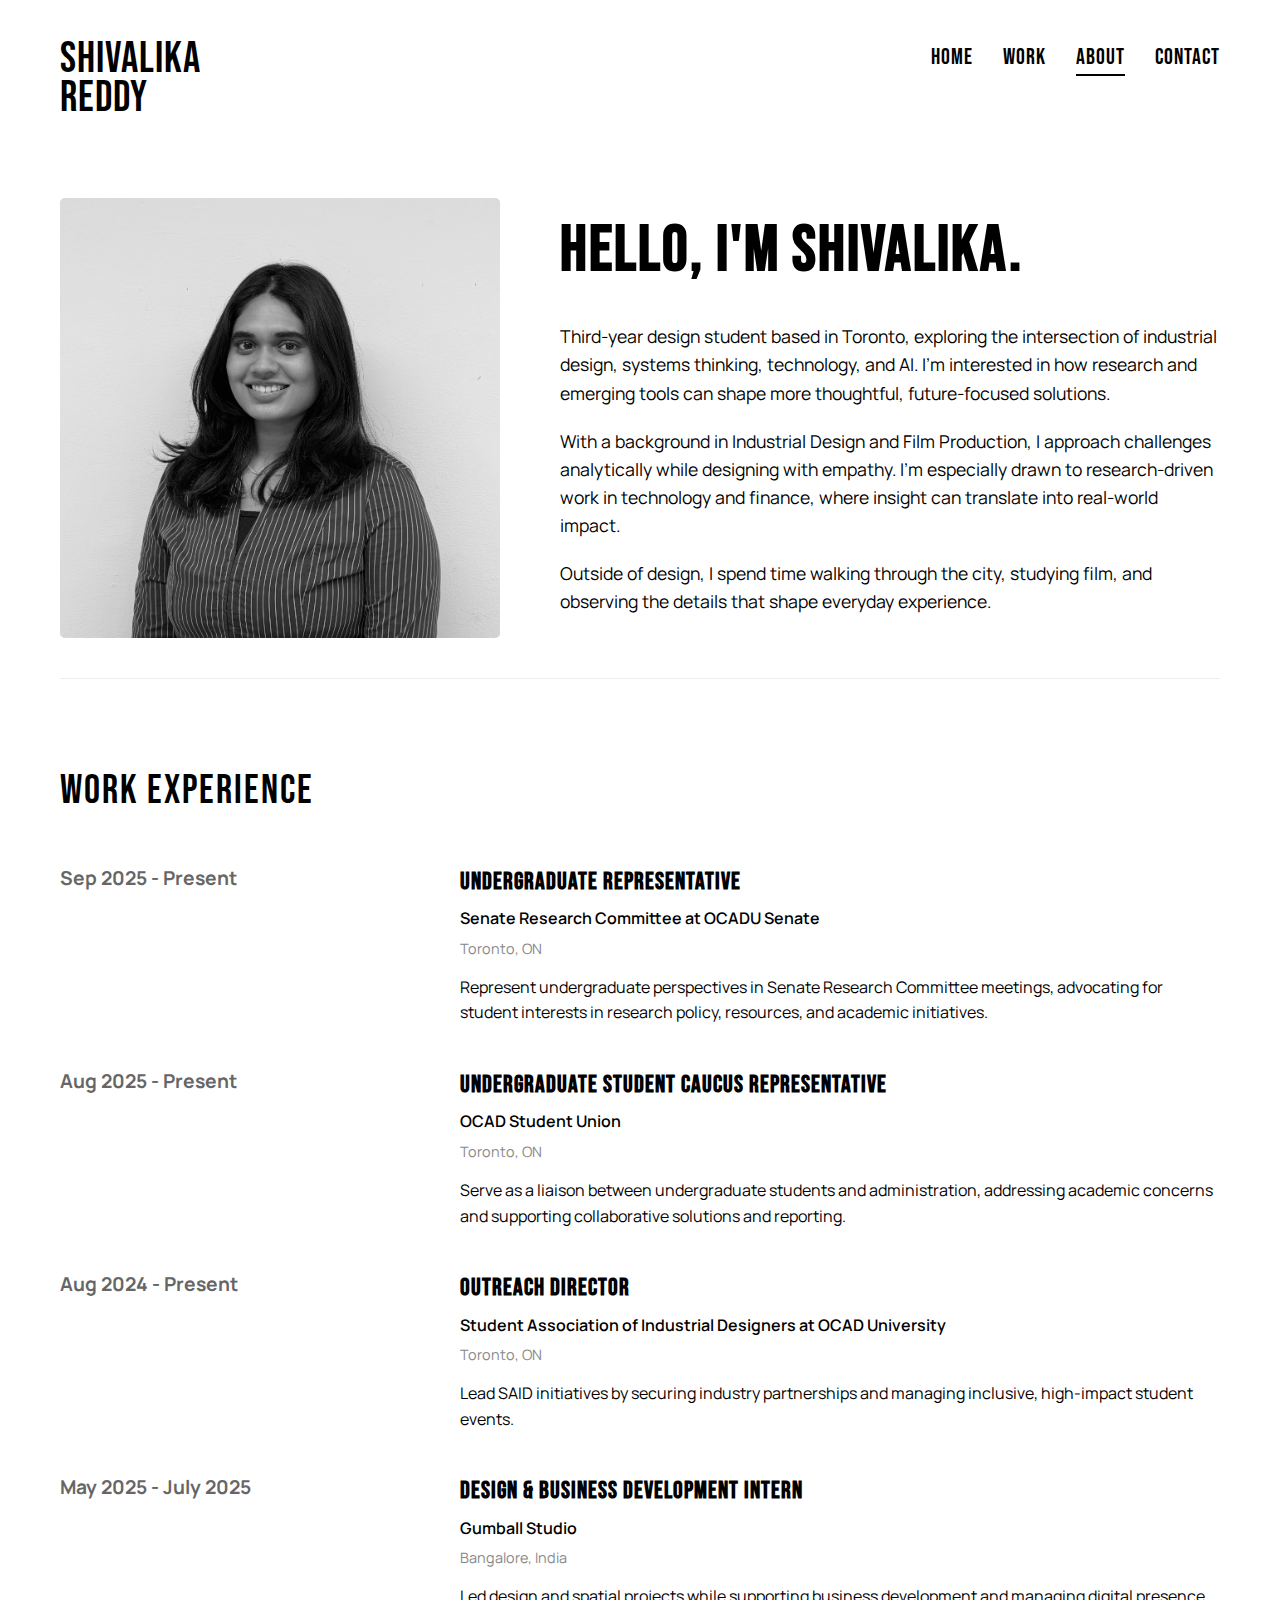
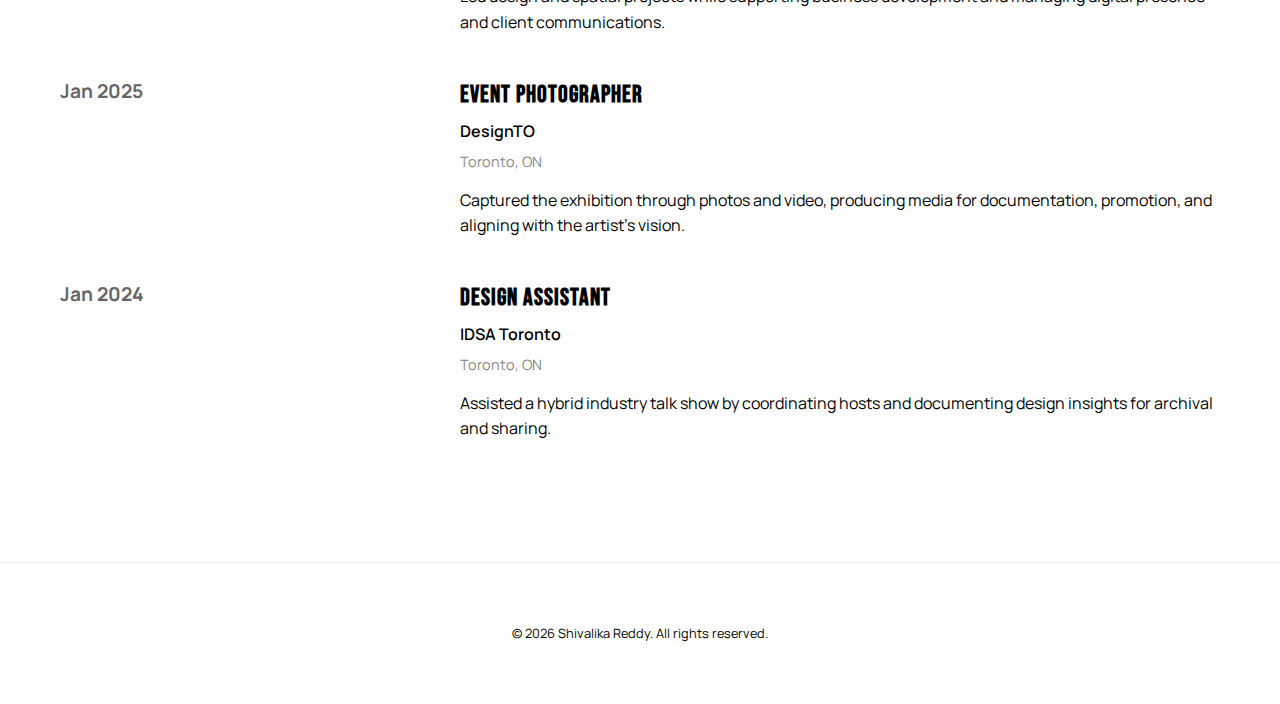
<file: about.html>
<!DOCTYPE html>
<html lang="en">
<head>
    <meta charset="UTF-8">
    <meta name="viewport" content="width=device-width, initial-scale=1.0">
    <title>About | Shivalika Reddy</title>
    <link rel="preconnect" href="https://fonts.googleapis.com">
    <link rel="preconnect" href="https://fonts.gstatic.com" crossorigin>
    <link href="https://fonts.googleapis.com/css2?family=Bebas+Neue&family=Manrope:wght@200..800&display=swap" rel="stylesheet">
    <link rel="stylesheet" href="style.css">
    <style>
        .about-content {
            display: grid;
            grid-template-columns: 1fr 1.5fr;
            gap: 60px;
            padding: 40px 0;
            align-items: center;
        }
        .about-image {
            width: 100%;
            aspect-ratio: 1;
            background-color: #f0f0f0;
            border-radius: 5px;
        }
        .about-text h2 {
            font-size: 4rem;
            margin-bottom: 20px;
            text-transform: uppercase;
            font-family: 'Bebas Neue', cursive;
            letter-spacing: 2px;
        }
        .about-text p {
            font-size: 1.1rem;
            margin-bottom: 20px;
        }

        @media (max-width: 768px) {
            .about-content {
                grid-template-columns: 1fr;
                gap: 30px;
            }
            .about-text h2 {
                font-size: 2.5rem;
            }
            .experience-section h3 {
                font-size: 2rem;
            }
            .experience-item {
                grid-template-columns: 1fr;
                gap: 10px;
            }
            .experience-year {
                font-size: 1rem;
            }
        }

        /* Experience Section */
        .experience-section {
            padding: 80px 0;
            border-top: 1px solid #eee;
        }

        .experience-section h3 {
            font-family: 'Bebas Neue', cursive;
            font-size: 2.5rem;
            margin-bottom: 40px;
            letter-spacing: 2px;
        }

        .experience-item {
            display: grid;
            grid-template-columns: 1fr 2fr;
            gap: 20px;
            margin-bottom: 40px;
        }

        .experience-year {
            font-weight: 700;
            font-size: 1.2rem;
            color: #666;
        }

        .experience-details h4 {
            font-size: 1.5rem;
            margin-bottom: 5px;
            font-family: 'Bebas Neue', cursive;
            letter-spacing: 1px;
        }

        .experience-details .company {
            font-weight: 600;
            color: #000;
            margin-bottom: 5px;
            display: block;
        }

        .experience-details .location {
            font-size: 0.9rem;
            color: #888;
            margin-bottom: 15px;
            display: block;
        }

        /* CV Section */
        .cv-section {
            padding-bottom: 80px;
        }

        .cv-download-btn {
            display: inline-flex;
            align-items: center;
            background-color: #000;
            color: #fff;
            padding: 12px 24px;
            text-transform: uppercase;
            font-family: 'Bebas Neue', cursive;
            font-size: 1.1rem;
            letter-spacing: 1px;
            transition: opacity 0.3s;
        }

        .cv-download-btn:hover {
            opacity: 0.8;
            color: #fff;
        }

        .cv-download-btn span {
            margin-right: 15px;
        }
    </style>
</head>
<body>
    <header>
        <div class="logo">
            <a href="index.html">
                <h1>SHIVALIKA<br>REDDY</h1>
            </a>
        </div>
        <nav>
            <ul>
                <li><a href="index.html">Home</a></li>
                <li><a href="work.html">Work</a></li>
                <li><a href="about.html">About</a></li>
                <li><a href="contact.html">Contact</a></li>
            </ul>
        </nav>
    </header>

    <main class="container">
        <section class="about-content">
            <div class="about-image">
                <img src="Assets/HeadshotImage.jpg" alt="Shivalika Reddy" style="width: 100%; height: 100%; object-fit: cover; border-radius: 5px;">
            </div>
            <div class="about-text">
                <h2>Hello, I'm Shivalika.</h2>
                <p>Third-year design student based in Toronto, exploring the intersection of industrial design, systems thinking, technology, and AI. I’m interested in how research and emerging tools can shape more thoughtful, future-focused solutions.</p>
                <p>With a background in Industrial Design and Film Production, I approach challenges analytically while designing with empathy. I’m especially drawn to research-driven work in technology and finance, where insight can translate into real-world impact.</p>
                <p>Outside of design, I spend time walking through the city, studying film, and observing the details that shape everyday experience.</p>
            </div>
        </section>

        <!-- Experience Section -->
        <section class="experience-section">
            <h3>Work Experience</h3>
            
            <div class="experience-item">
                <div class="experience-year">Sep 2025 - Present</div>
                <div class="experience-details">
                    <h4>Undergraduate Representative</h4>
                    <span class="company">Senate Research Committee at OCADU Senate</span>
                    <span class="location">Toronto, ON</span>
                    <p>Represent undergraduate perspectives in Senate Research Committee meetings, advocating for student interests in research policy, resources, and academic initiatives.</p>
                </div>
            </div>

            <div class="experience-item">
                <div class="experience-year">Aug 2025 - Present</div>
                <div class="experience-details">
                    <h4>Undergraduate Student Caucus Representative</h4>
                    <span class="company">OCAD Student Union</span>
                    <span class="location">Toronto, ON</span>
                    <p>Serve as a liaison between undergraduate students and administration, addressing academic concerns and supporting collaborative solutions and reporting.</p>
                </div>
            </div>

            <div class="experience-item">
                <div class="experience-year">Aug 2024 - Present</div>
                <div class="experience-details">
                    <h4>Outreach Director</h4>
                    <span class="company">Student Association of Industrial Designers at OCAD University</span>
                    <span class="location">Toronto, ON</span>
                    <p>Lead SAID initiatives by securing industry partnerships and managing inclusive, high-impact student events.</p>
                </div>
            </div>

            <div class="experience-item">
                <div class="experience-year">May 2025 - July 2025</div>
                <div class="experience-details">
                    <h4>Design & Business Development Intern</h4>
                    <span class="company">Gumball Studio</span>
                    <span class="location">Bangalore, India</span>
                    <p>Led design and spatial projects while supporting business development and managing digital presence and client communications.</p>
                </div>
            </div>

            <div class="experience-item">
                <div class="experience-year">Jan 2025</div>
                <div class="experience-details">
                    <h4>Event Photographer</h4>
                    <span class="company">DesignTO</span>
                    <span class="location">Toronto, ON</span>
                    <p>Captured the exhibition through photos and video, producing media for documentation, promotion, and aligning with the artist’s vision.</p>
                </div>
            </div>

            <div class="experience-item">
                <div class="experience-year">Jan 2024</div>
                <div class="experience-details">
                    <h4>Design Assistant</h4>
                    <span class="company">IDSA Toronto</span>
                    <span class="location">Toronto, ON</span>
                    <p>Assisted a hybrid industry talk show by coordinating hosts and documenting design insights for archival and sharing.</p>
                </div>
            </div>
        </section>
    </main>

    <footer>
        <p>&copy; 2026 Shivalika Reddy. All rights reserved.</p>
    </footer>

    <script src="script.js"></script>
</body>
</html>
</file>
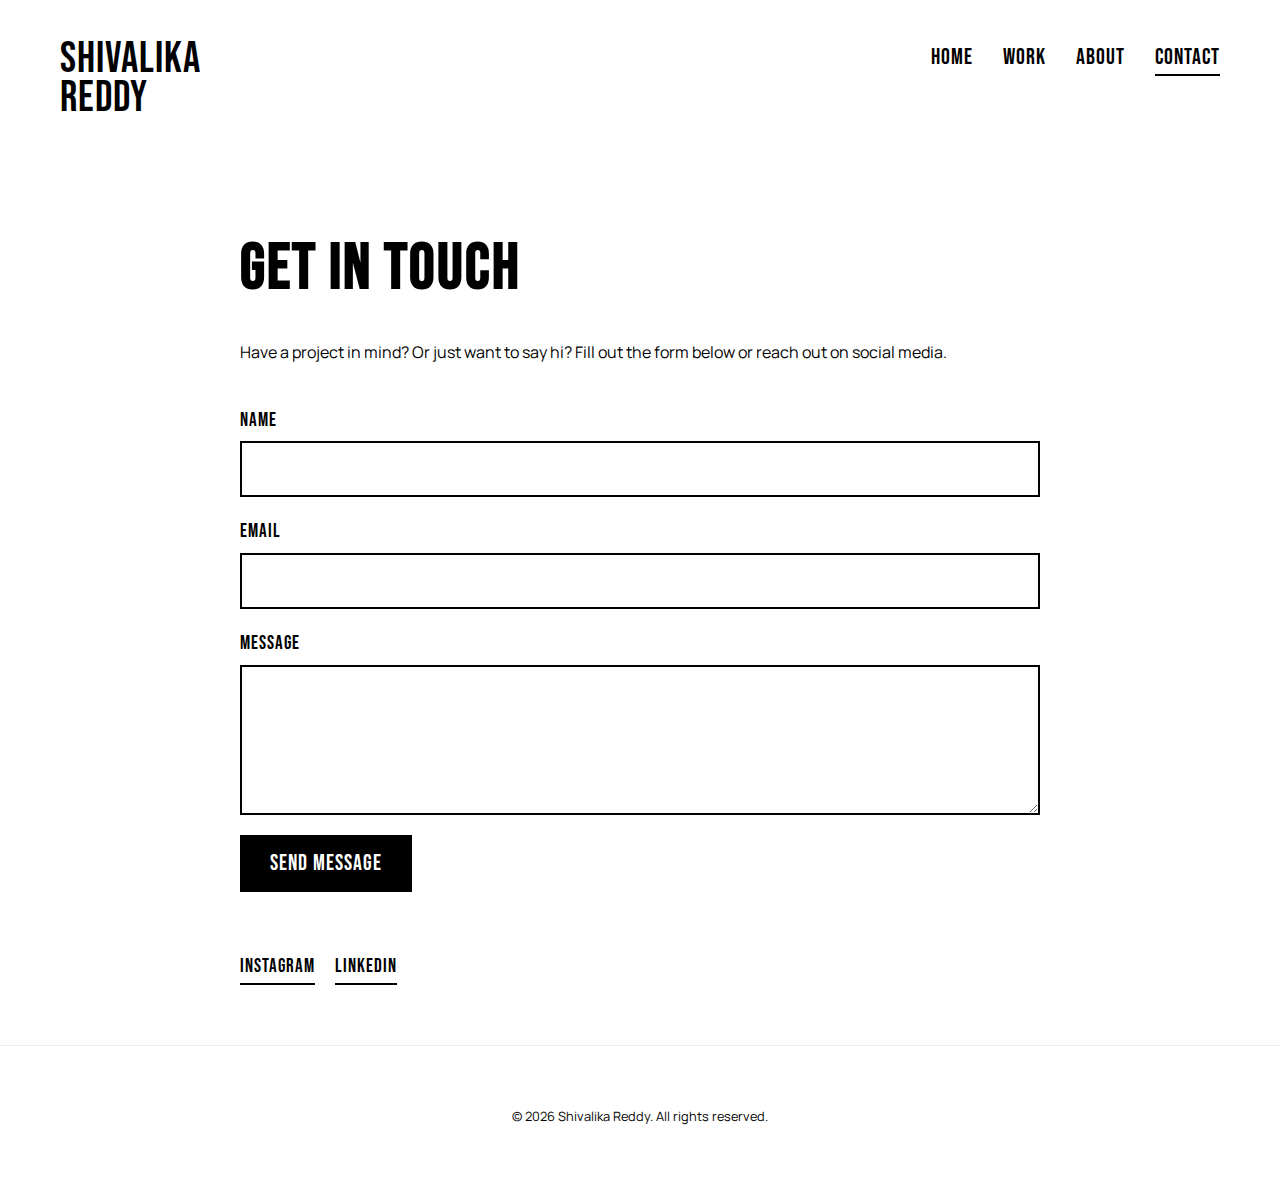
<file: contact.html>
<!DOCTYPE html>
<html lang="en">
<head>
    <meta charset="UTF-8">
    <meta name="viewport" content="width=device-width, initial-scale=1.0">
    <title>Contact | Shivalika Reddy</title>
    <link rel="preconnect" href="https://fonts.googleapis.com">
    <link rel="preconnect" href="https://fonts.gstatic.com" crossorigin>
    <link href="https://fonts.googleapis.com/css2?family=Bebas+Neue&family=Manrope:wght@200..800&display=swap" rel="stylesheet">
    <link rel="stylesheet" href="style.css">
    <style>
        .contact-container {
            max-width: 800px;
            margin: 60px auto;
        }
        .contact-container h2 {
            font-size: 4rem;
            margin-bottom: 20px;
            text-transform: uppercase;
            font-family: 'Bebas Neue', cursive;
            letter-spacing: 2px;
        }
        .contact-form {
            display: grid;
            gap: 20px;
        }
        .form-group {
            display: flex;
            flex-direction: column;
            gap: 5px;
        }
        .form-group label {
            font-weight: 400;
            text-transform: uppercase;
            font-size: 1.2rem;
            font-family: 'Bebas Neue', cursive;
            letter-spacing: 1px;
        }
        .form-group input, .form-group textarea {
            padding: 15px;
            border: 2px solid #000;
            font-size: 1rem;
            outline: none;
        }
        .form-group textarea {
            height: 150px;
            resize: vertical;
        }
        .submit-btn {
            background-color: #000;
            color: #fff;
            padding: 15px 30px;
            border: none;
            cursor: pointer;
            font-weight: 400;
            text-transform: uppercase;
            font-family: 'Bebas Neue', cursive;
            font-size: 1.4rem;
            letter-spacing: 1px;
            transition: opacity 0.3s;
            width: fit-content;
        }
        .submit-btn:hover {
            opacity: 0.8;
        }
        .social-links {
            margin-top: 60px;
            display: flex;
            gap: 20px;
        }
        .social-links a {
            font-weight: 400;
            text-transform: uppercase;
            font-family: 'Bebas Neue', cursive;
            font-size: 1.2rem;
            letter-spacing: 1px;
            border-bottom: 2px solid #000;
        }

        @media (max-width: 768px) {
            .contact-container {
                margin: 40px auto;
            }
            .contact-container h2 {
                font-size: 2.5rem;
            }
            .submit-btn {
                width: 100%;
            }
            .social-links {
                flex-wrap: wrap;
                justify-content: center;
                gap: 15px;
            }
        }
    </style>
</head>
<body>
    <header>
        <div class="logo">
            <a href="index.html">
                <h1>SHIVALIKA<br>REDDY</h1>
            </a>
        </div>
        <nav>
            <ul>
                <li><a href="index.html">Home</a></li>
                <li><a href="work.html">Work</a></li>
                <li><a href="about.html">About</a></li>
                <li><a href="contact.html">Contact</a></li>
            </ul>
        </nav>
    </header>

    <main class="container">
        <div class="contact-container">
            <h2>Get in Touch</h2>
            <p style="margin-bottom: 40px;">Have a project in mind? Or just want to say hi? Fill out the form below or reach out on social media.</p>
            <div id="form-message-success" style="display: none; color: green; font-size: 1.2rem; font-weight: bold; margin-bottom: 20px;">
                Thank you! Your message has been sent successfully.
            </div>
            
            <form class="contact-form" action="https://formsubmit.co/shivalikare146@gmail.com" method="POST">
                <!-- FormSubmit Configuration -->
                <input type="hidden" name="_subject" value="New Portfolio Contact Form Submission!">
                <input type="hidden" name="_captcha" value="false">
                <input type="hidden" name="_template" value="table">
                
                <div class="form-group">
                    <label for="name">Name</label>
                    <input type="text" id="name" name="name" required>
                </div>
                <div class="form-group">
                    <label for="email">Email</label>
                    <input type="email" id="email" name="email" required>
                </div>
                <div class="form-group">
                    <label for="message">Message</label>
                    <textarea id="message" name="message" required></textarea>
                </div>
                <button type="submit" class="submit-btn" id="contact-submit">Send Message</button>
            </form>

            <div class="social-links">
                <a href="https://www.instagram.com/shivalika.designs/" target="_blank">Instagram</a>
                <a href="https://www.linkedin.com/in/shivalikareddy" target="_blank">LinkedIn</a>
            </div>
        </div>
    </main>

    <footer>
        <p>&copy; 2026 Shivalika Reddy. All rights reserved.</p>
    </footer>

    <script src="script.js"></script>
</body>
</html>
</file>
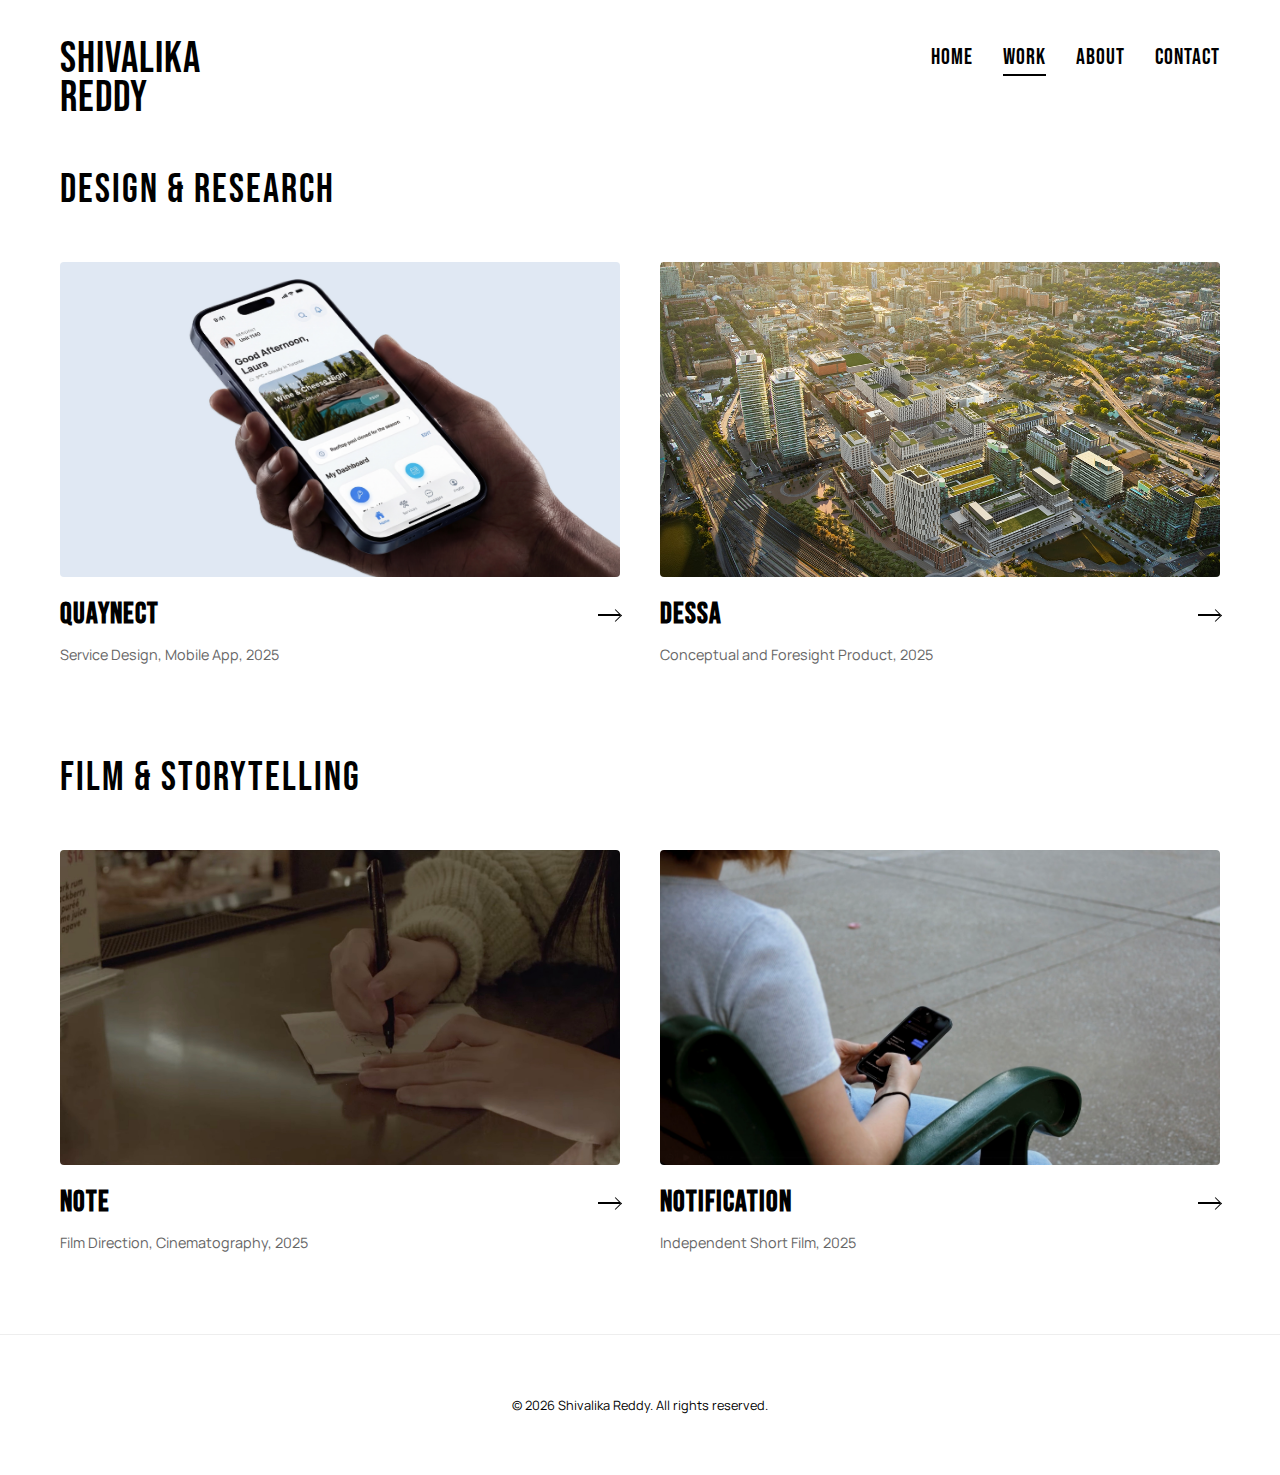
<file: work.html>
<!DOCTYPE html>
<html lang="en">
<head>
    <meta charset="UTF-8">
    <meta name="viewport" content="width=device-width, initial-scale=1.0">
    <title>Work | Shivalika Reddy</title>
    <link rel="preconnect" href="https://fonts.googleapis.com">
    <link rel="preconnect" href="https://fonts.gstatic.com" crossorigin>
    <link href="https://fonts.googleapis.com/css2?family=Bebas+Neue&family=Manrope:wght@200..800&display=swap" rel="stylesheet">
    <link rel="stylesheet" href="style.css">
</head>
<body>
    <header>
        <div class="logo">
            <a href="index.html">
                <h1>SHIVALIKA<br>REDDY</h1>
            </a>
        </div>
        <nav>
            <ul>
                <li><a href="index.html">Home</a></li>
                <li><a href="work.html">Work</a></li>
                <li><a href="about.html">About</a></li>
                <li><a href="contact.html">Contact</a></li>
            </ul>
        </nav>
    </header>

    <main class="container">
        <!-- Section 1: Design & Research -->
        <section class="work-section">
            <h3>Design & Research</h3>
            <div class="project-grid">
                <!-- Project 1 -->
                <a href="quaynect.html" class="project-item">
                    <div class="project-image">
                        <img src="Assets/QuayCover.jpeg" alt="Quaynect Project Cover" style="width: 100%; height: 100%; object-fit: cover; display: block;">
                    </div>
                    <div class="project-info">
                        <div class="title-row">
                            <h4>Quaynect</h4>
                            <div class="view-arrow"></div>
                        </div>
                        <p>Service Design, Mobile App, 2025</p>
                    </div>
                </a>
                <!-- Project 2 -->
                <a href="dessa.html" class="project-item">
                    <div class="project-image">
                        <img src="Assets/DESSACover.jpg" alt="DESSA Project Cover" style="width: 100%; height: 100%; object-fit: cover; display: block;">
                    </div>
                    <div class="project-info">
                        <div class="title-row">
                            <h4>DESSA</h4>
                            <div class="view-arrow"></div>
                        </div>
                        <p>Conceptual and Foresight Product, 2025</p>
                    </div>
                </a>
            </div>
        </section>

        <!-- Section 2: Film & Storytelling -->
        <section class="work-section" style="margin-top: 80px;">
            <h3>Film & Storytelling</h3>
            <div class="project-grid">
                <!-- Project 3 -->
                <a href="note.html" class="project-item">
                    <div class="project-image">
                        <img src="Assets/NoteCover.jpeg" alt="Note Project Cover" style="width: 100%; height: 100%; object-fit: cover; display: block;">
                    </div>
                    <div class="project-info">
                        <div class="title-row">
                            <h4>Note</h4>
                            <div class="view-arrow"></div>
                        </div>
                        <p>Film Direction, Cinematography, 2025</p>
                    </div>
                </a>

                <!-- Project 4 -->
                <a href="notification.html" class="project-item">
                    <div class="project-image">
                        <img src="Assets/NotificationCover.jpeg" alt="Notification Project Cover" style="width: 100%; height: 100%; object-fit: cover; display: block;">
                    </div>
                    <div class="project-info">
                        <div class="title-row">
                            <h4>Notification</h4>
                            <div class="view-arrow"></div>
                        </div>
                        <p>Independent Short Film, 2025</p>
                    </div>
                </a>
            </div>
        </section>
    </main>

    <footer>
        <p>&copy; 2026 Shivalika Reddy. All rights reserved.</p>
    </footer>

    <script src="script.js"></script>
</body>
</html>
</file>
<file: style.css>
/* Global Styles */
:root {
    --subtle-bg: #f8f8f8;
}

html {
    scroll-behavior: smooth;
}

* {
    margin: 0;
    padding: 0;
    box-sizing: border-box;
    font-family: 'Manrope', sans-serif;
    -webkit-font-smoothing: antialiased;
    -moz-osx-font-smoothing: grayscale;
}

body {
    background-color: #fff;
    color: #000;
    line-height: 1.6;
    overflow-x: hidden;
}

a {
    text-decoration: none;
    color: inherit;
}

img {
    max-width: 100%;
    height: auto;
    display: block;
}

ul {
    list-style: none;
}

/* Header & Navigation */
header {
    display: flex;
    justify-content: space-between;
    align-items: flex-start;
    padding: 40px 60px;
    position: sticky;
    top: 0;
    background-color: #fff;
    z-index: 1000;
}

.logo h1 {
    font-size: 2.7rem;
    font-weight: 400;
    line-height: 0.9;
    text-transform: uppercase;
    font-family: 'Bebas Neue', cursive;
    letter-spacing: 1px;
}

nav ul {
    display: flex;
    gap: 30px;
}

nav ul li a {
    font-weight: 400;
    text-transform: uppercase;
    font-size: 1.4rem;
    font-family: 'Bebas Neue', cursive;
    letter-spacing: 1px;
}

nav ul li a:hover {
    opacity: 0.7;
}

/* Page Containers */
.container {
    max-width: 1400px;
    margin: 0 auto;
    padding: 0 60px;
}

/* Hero Section */
.hero {
    text-align: center;
    padding: 120px 0;
}

.hero h2 {
    font-family: 'Manrope', sans-serif;
    font-size: 2.2rem;
    font-weight: 300;
    display: flex;
    justify-content: center;
    align-items: center;
    gap: 10px;
    letter-spacing: -0.5px;
    text-transform: none;
    color: #333;
}

.rolling-text {
    display: inline-block;
    height: 1.25em;
    overflow: hidden;
    vertical-align: bottom;
    color: #000;
}

.words {
    display: flex;
    flex-direction: column;
    animation: roll 10s cubic-bezier(0.645, 0.045, 0.355, 1) infinite;
}

.words span {
    display: block;
    height: 1.25em;
    line-height: 1.25em;
    text-align: left;
    font-weight: 600;
}

@keyframes roll {
    0%, 12% { transform: translateY(0); }
    15%, 27% { transform: translateY(-1.25em); }
    30%, 42% { transform: translateY(-2.5em); }
    45%, 95% { transform: translateY(-3.75em); }
    100% { transform: translateY(0); }
}

/* Section Title */
section h3 {
    font-size: 2.5rem;
    font-weight: 400;
    text-transform: uppercase;
    margin-bottom: 40px;
    font-family: 'Bebas Neue', cursive;
    letter-spacing: 2px;
}

/* Project Grid */
.project-grid {
    display: grid;
    grid-template-columns: repeat(2, 1fr);
    gap: 40px;
    margin-bottom: 80px;
}

.project-item {
    display: flex;
    flex-direction: column;
}

.project-image {
    width: 100%;
    aspect-ratio: 16 / 9;
    background-color: #f0f0f0;
    overflow: hidden;
    border-radius: 4px;
    margin-bottom: 15px;
}

.project-info h4 {
    font-size: 1.8rem;
    margin-bottom: 0;
    font-family: 'Bebas Neue', cursive;
    letter-spacing: 1px;
    text-transform: uppercase;
}

.title-row {
    display: flex;
    justify-content: space-between;
    align-items: center;
    margin-bottom: 5px;
}

.view-arrow {
    width: 22px;
    height: 1.5px;
    background-color: #000;
    position: relative;
    transition: transform 0.4s cubic-bezier(0.23, 1, 0.32, 1);
}

.view-arrow::after {
    content: '';
    position: absolute;
    right: 0;
    top: -3.5px;
    width: 8px;
    height: 8px;
    border-top: 1.5px solid #000;
    border-right: 1.5px solid #000;
    transform: rotate(45deg);
}

.project-item:hover .view-arrow {
    transform: rotate(-45deg) translate(4px, -4px);
}

/* Carousel Styles */
.carousel-container {
    position: relative;
    width: 100%;
    margin-bottom: 20px;
}

.carousel-caption {
    font-size: 0.85rem;
    color: #666;
    font-style: italic;
    line-height: 1.4;
}

.project-info p {
    font-size: 0.9rem;
    color: #666;
}

/* Footer (Optional but good to have) */
footer {
    padding: 60px;
    text-align: center;
    font-size: 0.8rem;
    border-top: 1px solid #eee;
}

/* Responsive Design */
/* Concept Flip Cards */
.concept-card-container {
    perspective: 1000px;
    height: 280px;
}

.concept-card {
    position: relative;
    width: 100%;
    height: 100%;
    transition: transform 1.2s cubic-bezier(0.4, 0, 0.2, 1);
    transform-style: preserve-3d;
    cursor: pointer;
}

.concept-card-container:hover .concept-card {
    transform: rotateY(180deg);
}

.concept-card-front, .concept-card-back {
    position: absolute;
    width: 100%;
    height: 100%;
    -webkit-backface-visibility: hidden;
    backface-visibility: hidden;
    border-radius: 4px;
    padding: 30px;
    box-shadow: 0 4px 20px rgba(0,0,0,0.03);
}

.concept-card-front {
    background: #fcfcfc;
    border: 1px solid #eee;
    display: flex;
    flex-direction: column;
}

.concept-card-front.featured {
    background: #000;
    color: #fff;
    border-color: #000;
}

.concept-card-back {
    background: #f7f7f7;
    border: 1px solid #eee;
    transform: rotateY(180deg);
    display: flex;
    flex-direction: column;
    justify-content: center;
    gap: 12px;
}

.concept-card-back h5 {
    font-family: 'Bebas Neue', cursive;
    font-size: 0.7rem;
    color: #999;
    letter-spacing: 1.5px;
    margin: 0;
    text-transform: uppercase;
}

.progress-container {
    width: 100%;
    height: 3px;
    background: #f5f5f5;
    margin-bottom: 2px;
}

.progress-bar {
    height: 100%;
    background: #000;
    transition: width 1.5s cubic-bezier(0.4, 0, 0.2, 1) 0.5s;
}

/* Interactive Tab Toggles */
.tab-btn {
    font-family: 'Bebas Neue', cursive;
    font-size: 1.1rem;
    color: #aaa;
    letter-spacing: 1px;
    cursor: pointer;
    transition: color 0.4s cubic-bezier(0.2, 0, 0.2, 1);
    text-transform: uppercase;
}

.tab-btn:hover {
    color: #333;
}

.tab-btn.active {
    color: #000;
    border-bottom: 2px solid #000;
    padding-bottom: 5px;
}

.tab-content {
    display: none;
    opacity: 0;
}

.tab-content.active {
    display: block;
    animation: fadeInMinimal 0.4s cubic-bezier(0.2, 0, 0.2, 1) forwards;
}

@keyframes fadeInMinimal {
    from { 
        opacity: 0; 
        transform: translateY(4px); 
    }
    to { 
        opacity: 1; 
        transform: translateY(0); 
    }
}

.stat-row {
    margin-bottom: 8px;
}

.stat-row:last-child {
    margin-bottom: 0;
}

/* Outcome CTA Button */
.cta-button {
    display: inline-flex;
    align-items: center;
    gap: 12px;
    padding: 12px 30px;
    background: #000;
    color: #fff;
    text-decoration: none;
    border: 1px solid #000;
    border-radius: 4px;
    font-family: 'Bebas Neue', cursive;
    font-size: 1.1rem;
    letter-spacing: 1.5px;
    text-transform: uppercase;
    transition: all 0.3s cubic-bezier(0.2, 0, 0.2, 1);
}

.cta-button:hover {
    background: transparent;
    color: #000;
    transform: translateY(-1px);
}

.cta-button svg {
    transition: transform 0.3s ease;
}

.cta-button:hover svg {
    transform: translate(2px, -2px);
}

@media (max-width: 1024px) {
    .container {
        padding: 0 40px;
    }
    
    .hero h2 {
        font-size: 4rem;
    }
}

@media (max-width: 768px) {
    header {
        flex-direction: column;
        padding: 30px 20px;
        gap: 30px;
        align-items: center;
        text-align: center;
    }

    .logo h1 {
        font-size: 2.2rem;
    }

    nav ul {
        gap: 20px;
        justify-content: center;
    }

    nav ul li a {
        font-size: 1.2rem;
    }

    .container {
        padding: 0 20px;
    }

    .hero {
        padding: 80px 0;
    }

    .hero h2 {
        font-size: 3rem;
        flex-wrap: wrap;
    }

    .work-section {
        margin-top: 40px !important;
    }

    section h3 {
        font-size: 2rem;
        margin-bottom: 30px;
    }

    .project-grid {
        grid-template-columns: 1fr;
        gap: 30px;
    }

    .project-info h4 {
        font-size: 1.5rem;
    }

    .carousel-item {
        flex: 0 0 85%;
    }

    footer {
        padding: 40px 20px;
    }
}

@media (max-width: 480px) {
    .hero h2 {
        font-size: 2.5rem;
    }

    .logo h1 {
        font-size: 1.8rem;
    }

    nav ul {
        gap: 15px;
    }
}

/* Carousel Styles */
.carousel-container {
    position: relative;
    width: 100%;
    margin-top: 10px;
}

.carousel-track {
    display: flex;
    overflow-x: auto;
    scroll-snap-type: x mandatory;
    scroll-behavior: smooth;
    -webkit-overflow-scrolling: touch;
    scrollbar-width: none; /* Firefox */
    -ms-overflow-style: none;  /* IE/Edge */
    cursor: pointer;
    user-select: none;
    -webkit-user-drag: none;
}

.carousel-track::-webkit-scrollbar {
    display: none; /* Chrome/Safari */
}

.carousel-slide {
    min-width: 100%;
    scroll-snap-align: start;
    scroll-snap-stop: always;
}

.carousel-slide img {
    width: 100%;
    display: block;
    height: auto;
    object-fit: cover;
    border-radius: 4px;
}

.carousel-prev, .carousel-next {
    position: absolute;
    top: 50%;
    transform: translateY(-50%);
    background: rgba(255, 255, 255, 0.8);
    border: 1px solid #eee;
    width: 44px;
    height: 44px;
    border-radius: 50%;
    cursor: pointer;
    font-size: 1.2rem;
    display: flex;
    align-items: center;
    justify-content: center;
    transition: all 0.3s ease;
    z-index: 10;
}

.carousel-prev:hover, .carousel-next:hover {
    background: #fff;
    box-shadow: 0 4px 12px rgba(0,0,0,0.1);
}

.carousel-prev { left: 20px; }
.carousel-next { right: 20px; }

@media (max-width: 768px) {
    .carousel-prev, .carousel-next {
        width: 36px;
        height: 36px;
        font-size: 1rem;
    }
}

/* Carousel Dots */
.carousel-dots {
    display: flex;
    justify-content: center;
    gap: 8px;
    margin-top: 15px;
}

.dot {
    width: 6px;
    height: 6px;
    border-radius: 50%;
    background-color: #ddd;
    cursor: pointer;
    transition: all 0.3s ease;
}

.dot.active {
    background-color: #000;
    transform: scale(1.2);
}

.dot:hover {
    background-color: #aaa;
}

/* --- Auto-Generated Responsive Utilities --- */

/* Responsive Grid System */
.grid-2, .grid-3, .grid-4 {
    display: grid;
    gap: 40px;
}

.grid-2 { grid-template-columns: repeat(2, 1fr); }
.grid-3 { grid-template-columns: repeat(3, 1fr); }
.grid-4 { grid-template-columns: repeat(4, 1fr); }

/* Impact Section Specific Grid */
.impact-grid {
    display: grid;
    grid-template-columns: 1fr 1fr;
    gap: 40px;
}

/* Stats Grid */
.stats-grid {
    display: grid;
    grid-template-columns: repeat(3, 1fr);
    gap: 30px;
    margin-bottom: 50px;
    padding: 30px 0;
    border-bottom: 2px solid #000;
}

/* Tab Navigation Scrollable on Mobile */
.tab-navigation {
    display: flex;
    gap: 40px;
    border-bottom: 2px solid #f0f0f0;
    padding-bottom: 15px;
    margin-bottom: 30px;
    overflow-x: auto;
    -webkit-overflow-scrolling: touch; /* Smooth scroll on iOS */
    white-space: nowrap;
    scrollbar-width: none; /* Hide scrollbar Firefox */
}
.tab-navigation::-webkit-scrollbar {
    display: none; /* Hide scrollbar Chrome/Safari */
}

/* Media Queries for Grids */
@media (max-width: 1024px) {
    .grid-4 {
        grid-template-columns: repeat(2, 1fr);
        row-gap: 40px;
    }
}

@media (max-width: 768px) {
    .grid-2, .grid-3, .grid-4, .impact-grid, .stats-grid {
        grid-template-columns: 1fr !important;
        gap: 30px;
    }
    
    /* Adjust tab navigation for mobile */
    .tab-navigation {
        gap: 20px;
        padding-bottom: 10px;
    }
    
    .tab-btn {
        font-size: 1rem !important;
        flex-shrink: 0;
    }

    /* Adjust typography in grids */
    .grid-2 p, .grid-3 p, .grid-4 p {
        font-size: 1rem !important;
    }

    /* Align left borders correctly on mobile stack */
    .grid-2 > div, .grid-3 > div, .grid-4 > div {
        margin-bottom: 20px;
    }
}

/* Asymmetric Grids */
.grid-1-2 {
    display: grid;
    grid-template-columns: 1fr 2fr;
    gap: 40px;
}

@media (max-width: 768px) {
    .grid-1-2 {
        grid-template-columns: 1fr !important;
    }
}
</file>
